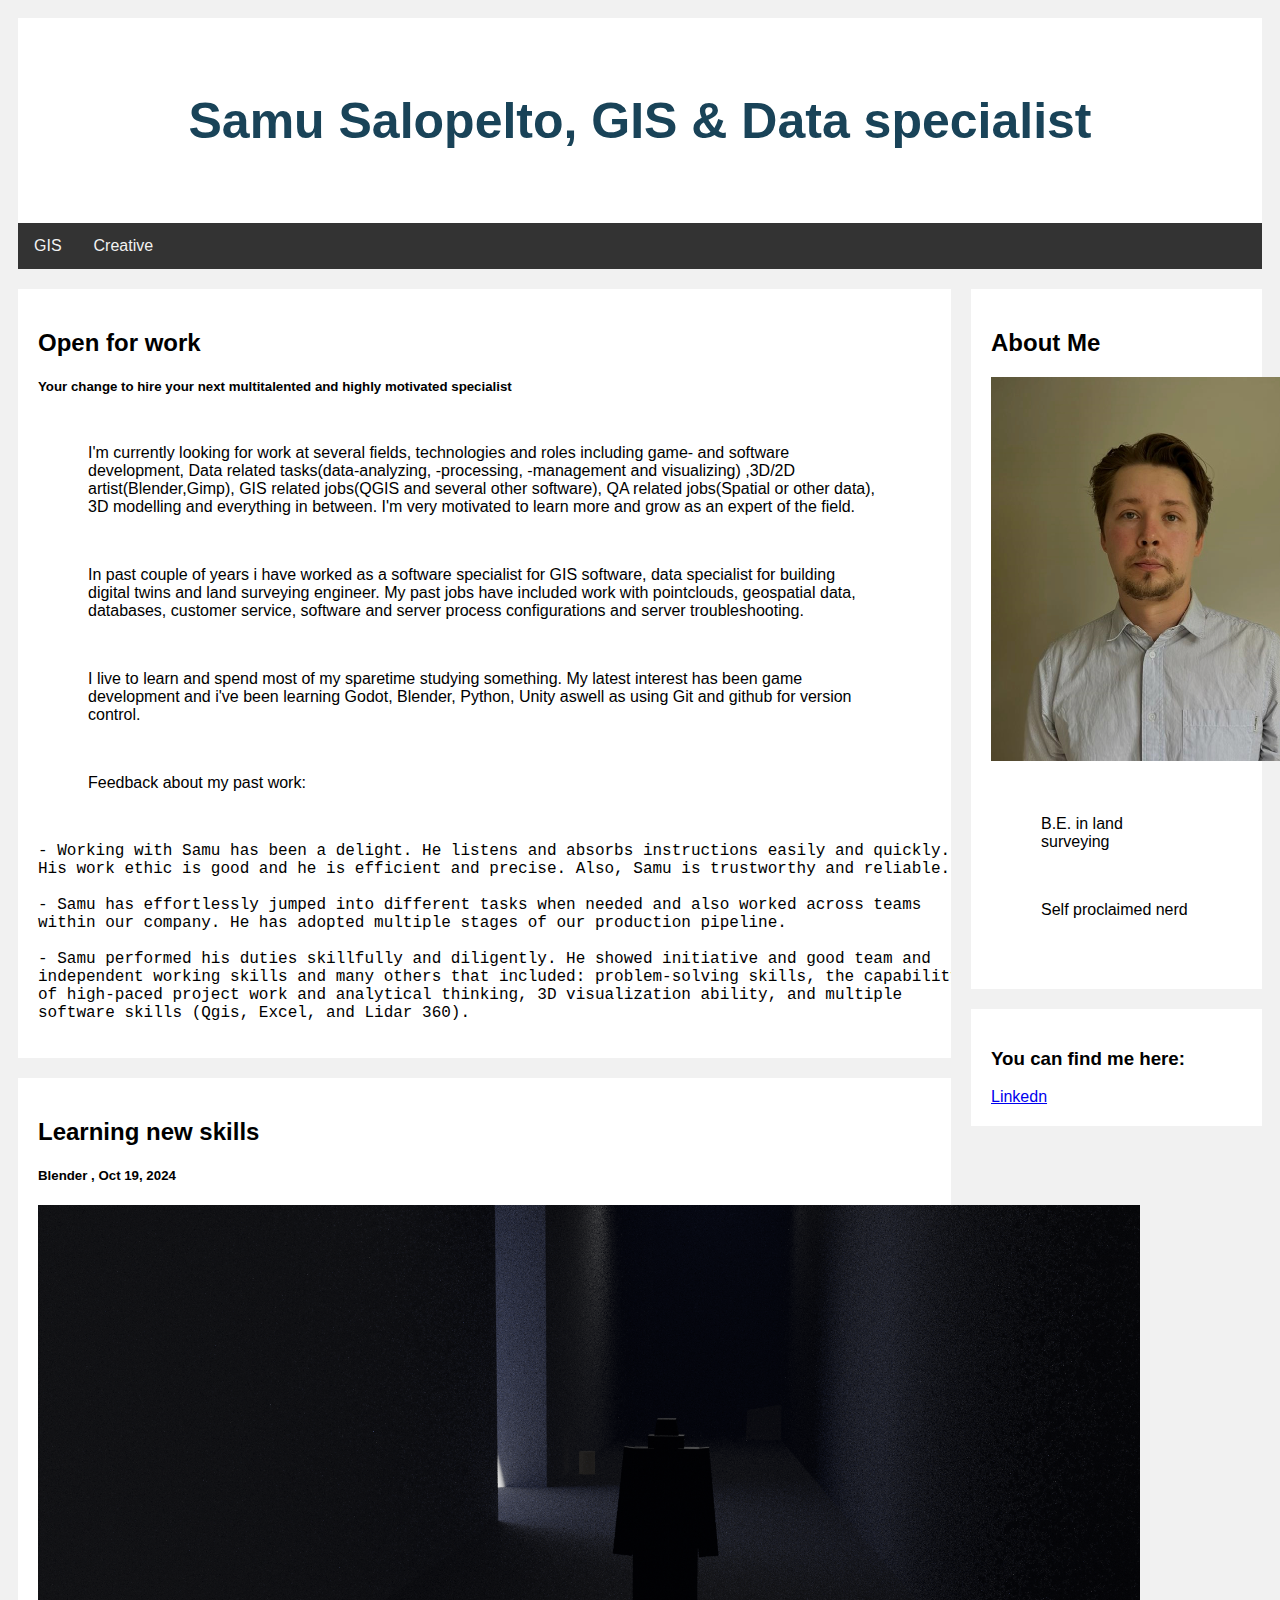
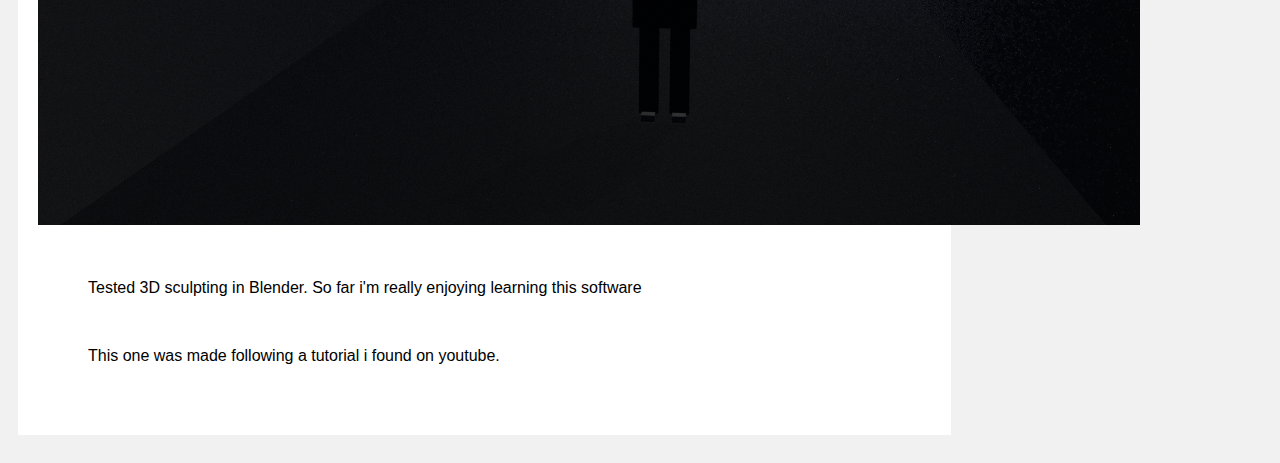
<file: index.html>
<!DOCTYPE html>
<html lang="en">
<html>
<head>
<link rel="stylesheet" href="styles.css">
<title>Samu's homepage</title>
<style>
* {
  box-sizing: border-box;
}

body {
  font-family: Arial;
  padding: 10px;
  background: #f1f1f1;
}

/* Header/Blog Title */
.header {
  padding: 30px;
  text-align: center;
  background: white;
}

.header h1 {
  font-size: 50px;
}

/* Style the top navigation bar */
.topnav {
  overflow: hidden;
  background-color: #333;
}

/* Style the topnav links */
.topnav a {
  float: left;
  display: block;
  color: #f2f2f2;
  text-align: center;
  padding: 14px 16px;
  text-decoration: none;
}

/* Change color on hover */
.topnav a:hover {
  background-color: #ddd;
  color: black;
}

/* Create two unequal columns that floats next to each other */
/* Left column */
.leftcolumn {   
  float: left;
  width: 75%;
}

/* Right column */
.rightcolumn {
  float: left;
  width: 25%;
  background-color: #f1f1f1;
  padding-left: 20px;
}

/* Fake image */
.fakeimg {
  background-color: #aaa;
  width: 100%;
  padding: 20px;
}

/* Add a card effect for articles */
.card {
  background-color: white;
  padding: 20px;
  margin-top: 20px;
}

/* Clear floats after the columns */
.row::after {
  content: "";
  display: table;
  clear: both;
}

/* Footer */
.footer {
  padding: 20px;
  text-align: center;
  background: #ddd;
  margin-top: 20px;
}

/* Responsive layout - when the screen is less than 800px wide, make the two columns stack on top of each other instead of next to each other */
@media screen and (max-width: 800px) {
  .leftcolumn, .rightcolumn {   
    width: 100%;
    padding: 0;
  }
}

/* Responsive layout - when the screen is less than 400px wide, make the navigation links stack on top of each other instead of next to each other */
@media screen and (max-width: 400px) {
  .topnav a {
    float: none;
    width: 100%;
  }
}
</style>
</head>
<body>
<div class="header">
  <h1>Samu Salopelto, GIS & Data specialist</h1>
</div>

<div class="topnav">
<!--  <a href="/pages/html.html">HTML</a>  </!-->
<!--  <a href="/pages/js.html">JS</a> </!-->
  <a href="/pages/gis.html">GIS</a>
  <a href="/pages/creative.html">Creative</a>
<!--  <a href="/pages/links.html" style="float:right">Links</a>    </!-->
</div>

<div class="row">
  <div class="leftcolumn">
    <div class="card">
      <h2>Open for work</h2>
      <h5>Your change to hire your next multitalented and highly motivated specialist</h5>
      <p>I'm currently looking for work at several fields, technologies and roles including game- and software development, Data related tasks(data-analyzing, -processing, -management and visualizing)
	  ,3D/2D artist(Blender,Gimp), GIS related jobs(QGIS and several other software), 
	  QA related jobs(Spatial or other data), 3D modelling and everything in between.
	  I'm very motivated to learn more and grow as an expert of the field.</p>
      <p>In past couple of years i have worked as a software specialist for GIS software, data specialist for building digital twins and land surveying engineer. My past jobs have included work with pointclouds,
	  geospatial data, databases, customer service, software and server process configurations and server troubleshooting.</p>
	  <p>I live to learn and spend most of my sparetime studying something. 
	  My latest interest has been game development and i've been learning Godot, Blender, Python, Unity aswell as using Git and github for version control.</p>
	  <p>Feedback about my past work:</p>
	  	  <pre style="font-size:16px;">- Working with Samu has been a delight. He listens and absorbs instructions easily and quickly. 
His work ethic is good and he is efficient and precise. Also, Samu is trustworthy and reliable. 

- Samu has effortlessly jumped into different tasks when needed and also worked across teams 
within our company. He has adopted multiple stages of our production pipeline.

- Samu performed his duties skillfully and diligently. He showed initiative and good team and 
independent working skills and many others that included: problem-solving skills, the capability 
of high-paced project work and analytical thinking, 3D visualization ability, and multiple 
software skills (Qgis, Excel, and Lidar 360).</pre>
    </div>

    <div class="card">
      <h2>Learning new skills</h2>
      <h5>Blender , Oct 19, 2024</h5>
      <img src="/images/blender2.jpg" style="height:620px;">
      <p>Tested 3D sculpting in Blender. So far i'm really enjoying learning this software</p>
      <p>This one was made following a tutorial i found on youtube.</p>
    </div>
  </div>
  <div class="rightcolumn">
     <div class="card">
      <h2>About Me</h2>
	  <img src="/images/cv.jpg" alt="My picture" style="height:384px;width:341px"> 
      <p>B.E. in land surveying</p>
	  <p>Self proclaimed nerd</p> 
    </div>
<!--    <div class="card">
      <h3>Popular Post</h3>
      <div class="fakeimg"><p>Image</p></div>
    </div>
</!-->	
    <div class="card">
      <h3>You can find me here:</h3>
      <a href="https://www.linkedin.com/in/ssalopelto/">Linkedn</a>
    </div>
  </div>
</div>
<!--
<div class="footer">
<!--  <h2>Footer</h2>
</!-->
</div>
</!-->
</body>
</html>
</html>
</file>
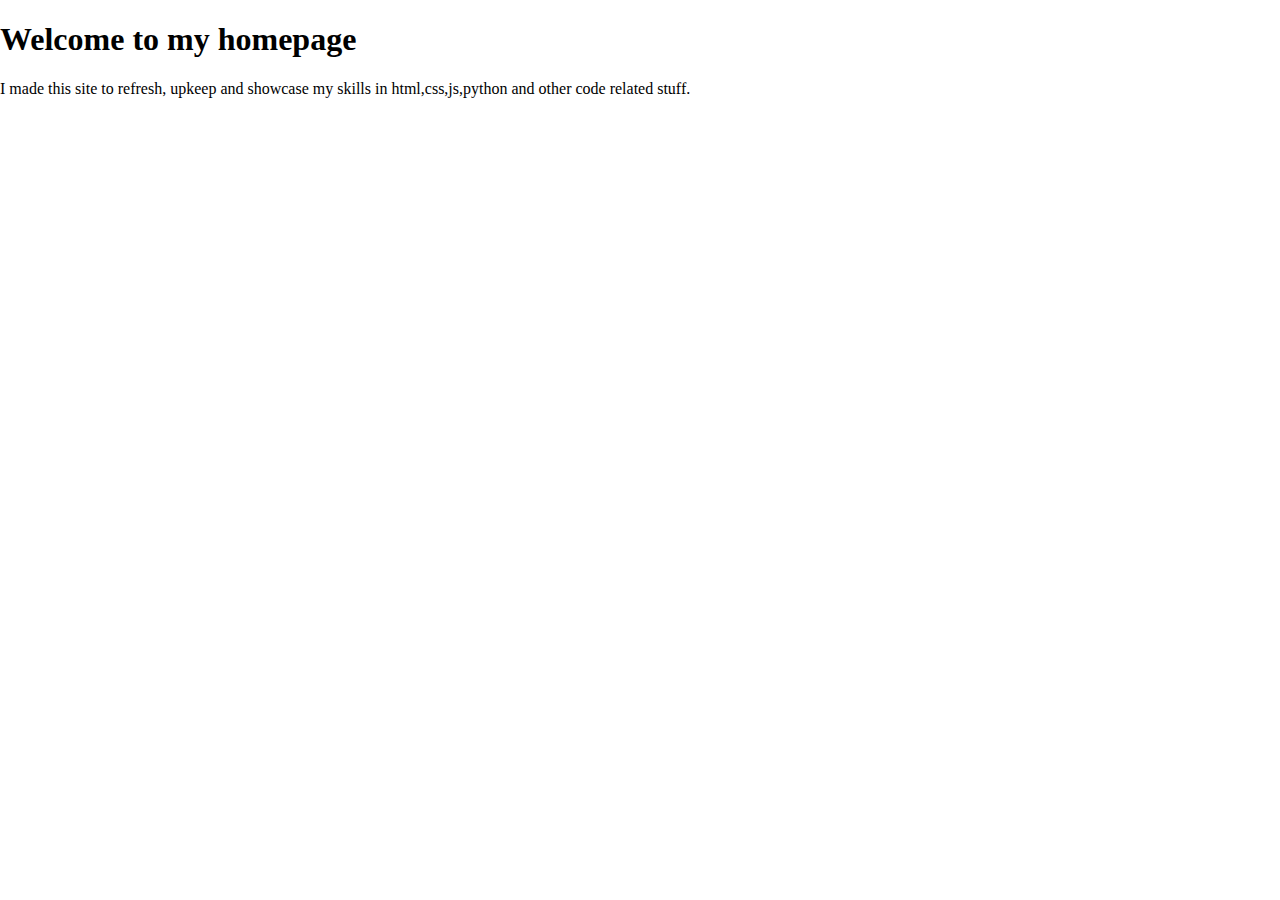
<file: index_2.html>
<!DOCTYPE html>
<html lang="en">
<head>
<link rel="stylesheet" href="styles2.css">
<title>Samu's homepage</title>
<meta charset="utf-8">
<meta name="viewport" content="width=device-width, initial-scale=1">
</head>
<body>
<h1>Welcome to my homepage</h1>
<p>I made this site to refresh, upkeep and showcase my skills in html,css,js,python and other code related stuff.</pr>
<Br>
</body>
</html>
</file>
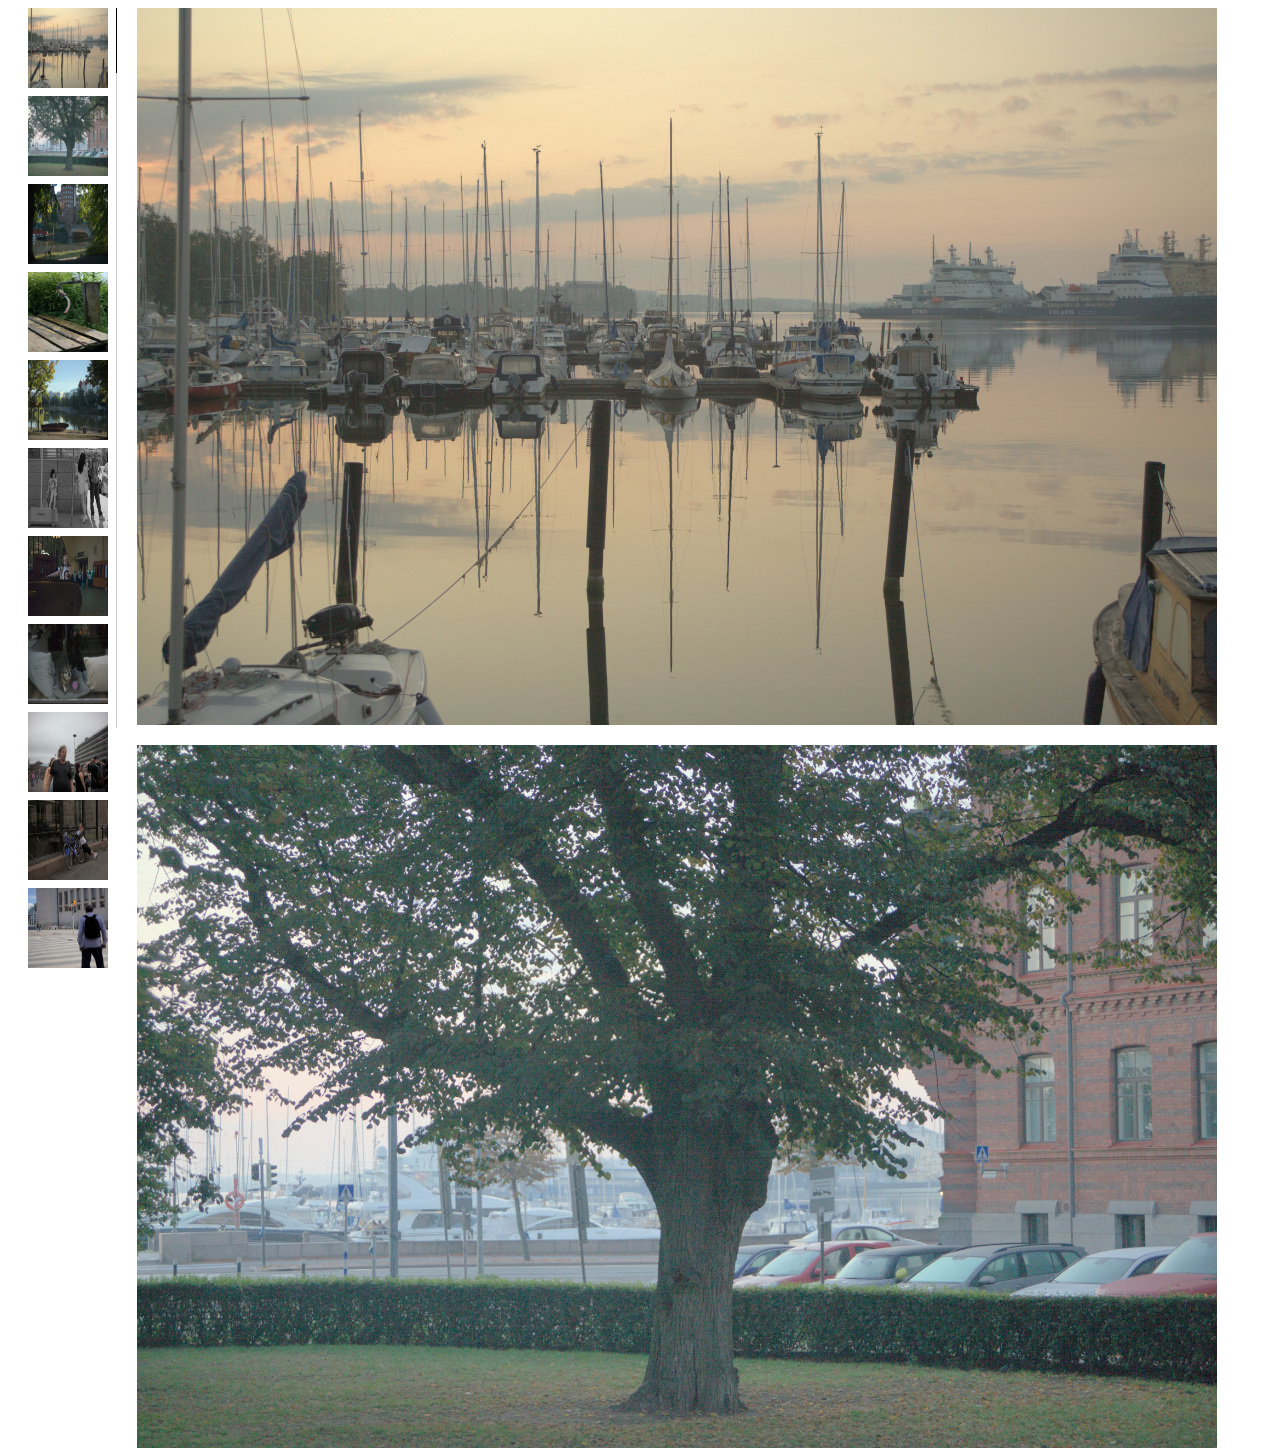
<file: pages/creative.html>
<!DOCTYPE html>
<html lang="en">
<head>
<title>Creative stuff</title>
<link rel="stylesheet" href="/pages/CSS/slideshow.css">
</head>
<body>
<div class="gallery-container">
  <div class="thumbnails"></div>
  <div class="scrollbar">
    <div class="thumb"></div>
  </div>
  <div class="slides">
    <div><img src="/images/1.jpg"></div>
	<div><img src="/images/2.jpg"></div>
	<div><img src="/images/3.jpg"></div>
	<div><img src="/images/4.jpg"></div>
    <div><img src="/images/5.jpg"></div>
	<div><img src="/images/6.jpg"></div>
	<div><img src="/images/7.jpg"></div>
	<div><img src="/images/8.jpg"></div>
	<div><img src="/images/9.jpg"></div>
	<div><img src="/images/10.jpg"></div>
	<div><img src="/images/11.jpg"></div>
	</div>
</div>
<script>
const slideGallery = document.querySelector('.slides');
const slides = slideGallery.querySelectorAll('div');
const scrollbarThumb = document.querySelector('.thumb');
const slideCount = slides.length;
const slideHeight = 720;
const marginTop = 16;

const scrollThumb = () => {
  const index = Math.floor(slideGallery.scrollTop / slideHeight);
  scrollbarThumb.style.height = `${((index + 1) / slideCount) * slideHeight}px`;
};

const scrollToElement = el => {
  const index = parseInt(el.dataset.id, 10);
  slideGallery.scrollTo(0, index * slideHeight + marginTop);
};

document.querySelector('.thumbnails').innerHTML += [...slides]
  .map(
    (slide, i) => `<img src="${slide.querySelector('img').src}" data-id="${i}">`
  )
  .join('');

document.querySelectorAll('.thumbnails img').forEach(el => {
  el.addEventListener('click', () => scrollToElement(el));
});

slideGallery.addEventListener('scroll', e => scrollThumb());

scrollThumb();
</script>
</body>
</html>
</file>
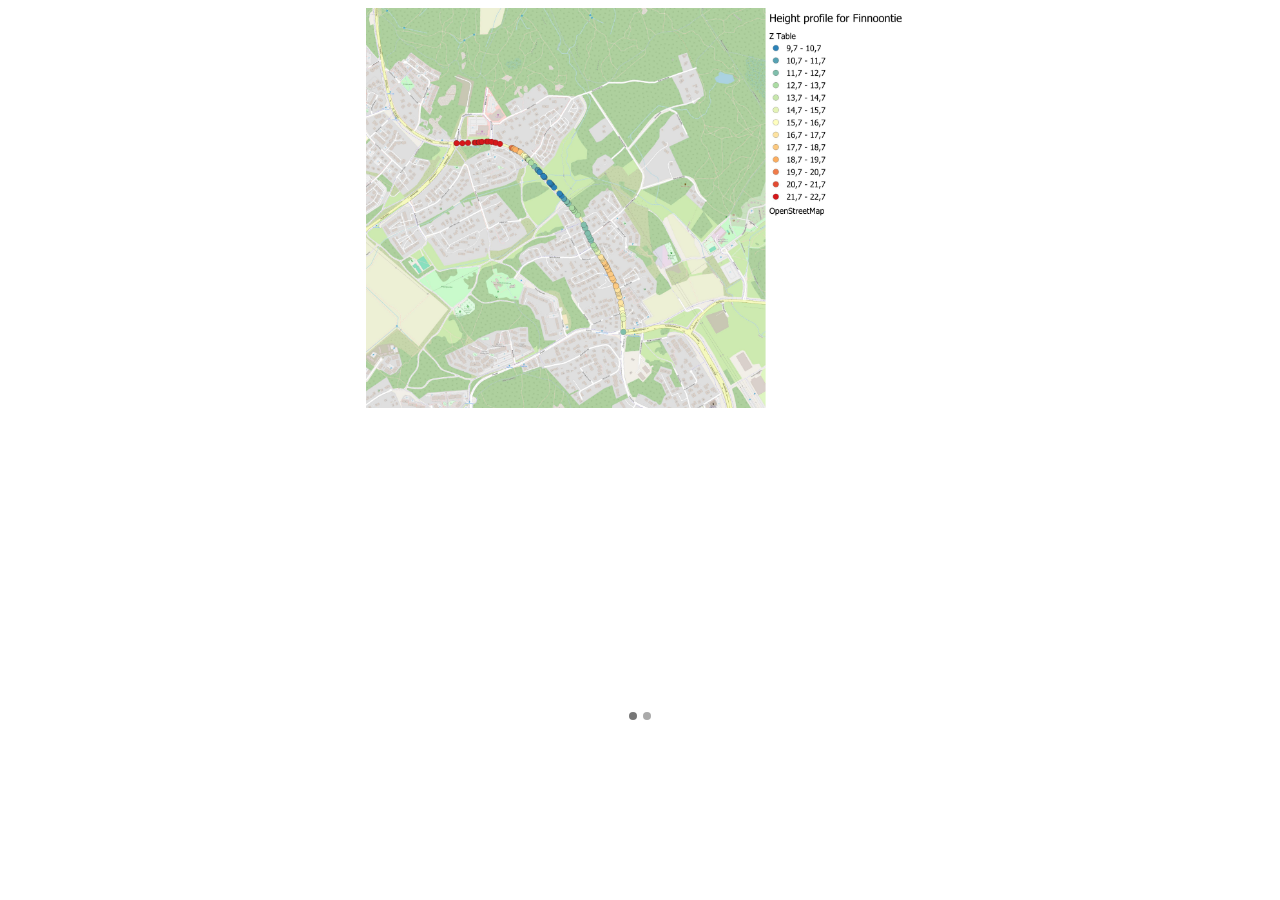
<file: pages/gis.html>
<!DOCTYPE html>
<html lang="en">
<head>
<title>Other stuff</title>
<link rel="stylesheet" href="/pages/CSS/slideshow_h.css">
</head>
<body>
<div class="gallery-container">
  <div class="thumbnails"></div>
  <div class="slides">
	<div><img src="/images/z_profile.jpg"></div>
	<div><img src="/images/tokoi.jpg"></div>
  </div>
</div>
<script>
const slideGallery = document.querySelector('.slides');
const slides = slideGallery.querySelectorAll('div');
const thumbnailContainer = document.querySelector('.thumbnails');
const slideCount = slides.length;
const slideWidth = 540;

const highlightThumbnail = () => {
  thumbnailContainer
    .querySelectorAll('div.highlighted')
    .forEach(el => el.classList.remove('highlighted'));
  const index = Math.floor(slideGallery.scrollLeft / slideWidth);
  thumbnailContainer
    .querySelector(`div[data-id="${index}"]`)
    .classList.add('highlighted');
};

const scrollToElement = el => {
  const index = parseInt(el.dataset.id, 10);
  slideGallery.scrollTo(index * slideWidth, 0);
};

thumbnailContainer.innerHTML += [...slides]
  .map((slide, i) => `<div data-id="${i}"></div>`)
  .join('');

thumbnailContainer.querySelectorAll('div').forEach(el => {
  el.addEventListener('click', () => scrollToElement(el));
});

slideGallery.addEventListener('scroll', e => highlightThumbnail());

highlightThumbnail();
</script>
</body>
</html>
</file>
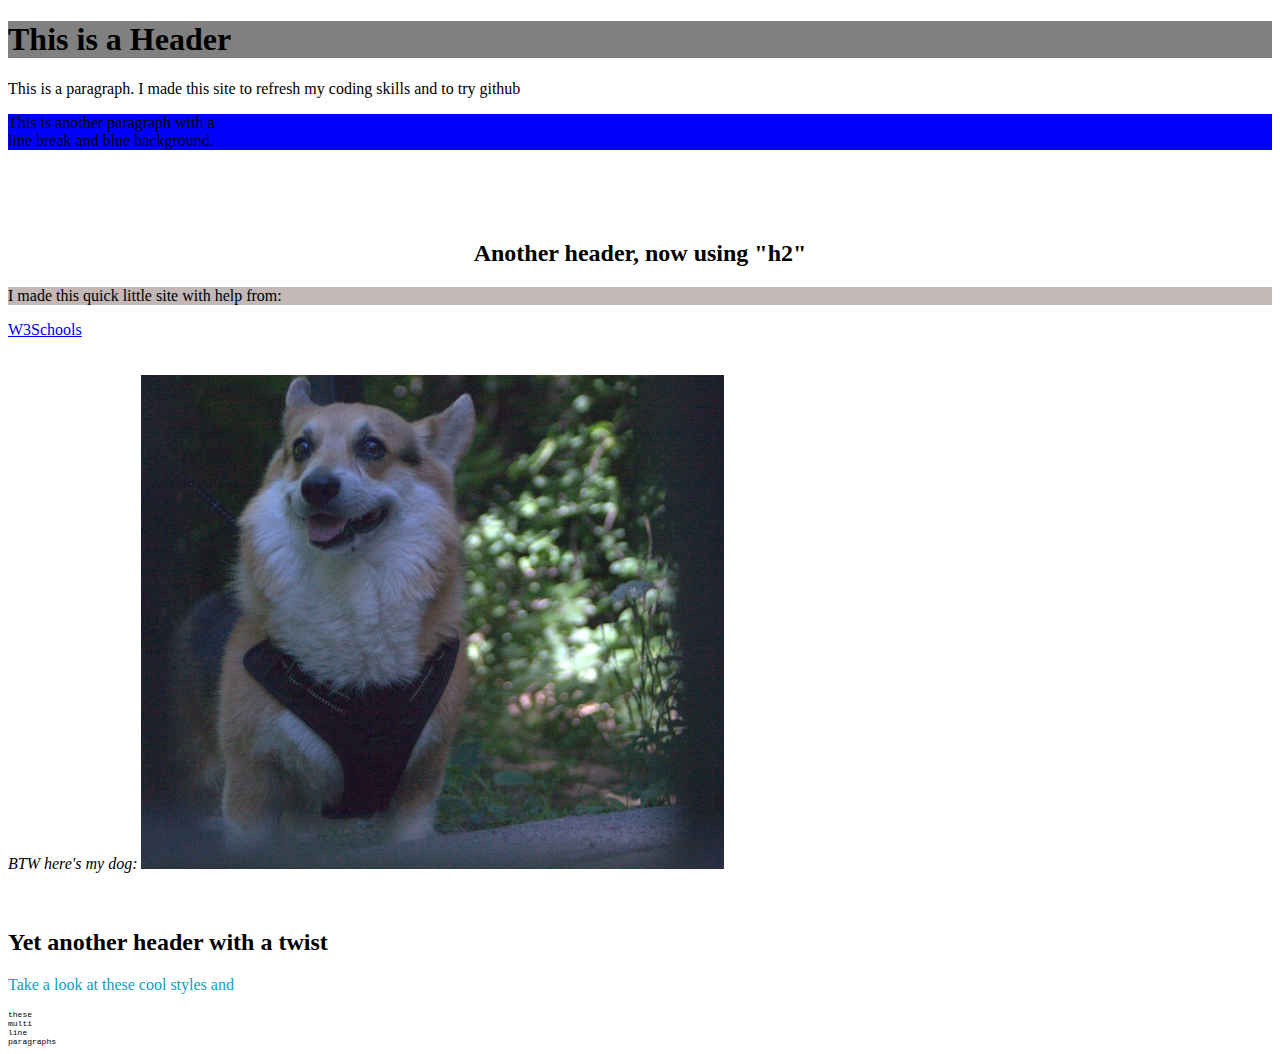
<file: pages/html.html>
<!DOCTYPE html>
<html lang="en">
<head>
<title>Slimeforces homepage</title>
</head>
<body>
<!-- Great place to test comment -->
<h1 style="background-color:gray;">This is a Header</h1>
<p title="Whoa he can also code titles">This is a paragraph. I made this site to refresh my coding skills and to try github</p>
<p style="background-color:blue;">This is another paragraph with a <br>line break and blue background.
<!-- and unnecessary comment --></p>
<br>
<br>
<br>
<h2 style="text-align:center;">Another header, now using "h2"</h2>
<p title style="background-color:hsl(9,10%,74%);"="I wrote this with Notepad++">I made this quick little site with help from:</p>
<a href="https://www.w3schools.com">W3Schools</a>
<br>
<br>
<br>
<i>BTW here's my dog:</i>
<img src="/images/v_small.jpg" alt="Corgi with a smile"> 
<br>
<br>
<br>
<h2 style="font-family:verdana;">Yet another header with a twist</h2>
<p style="color:rgb(10,160,190);">Take a look at these cool styles and </p>
<pre style="font-size:8px;">these 
multi 
line
paragraphs</pre>
</body>
</html>
</file>
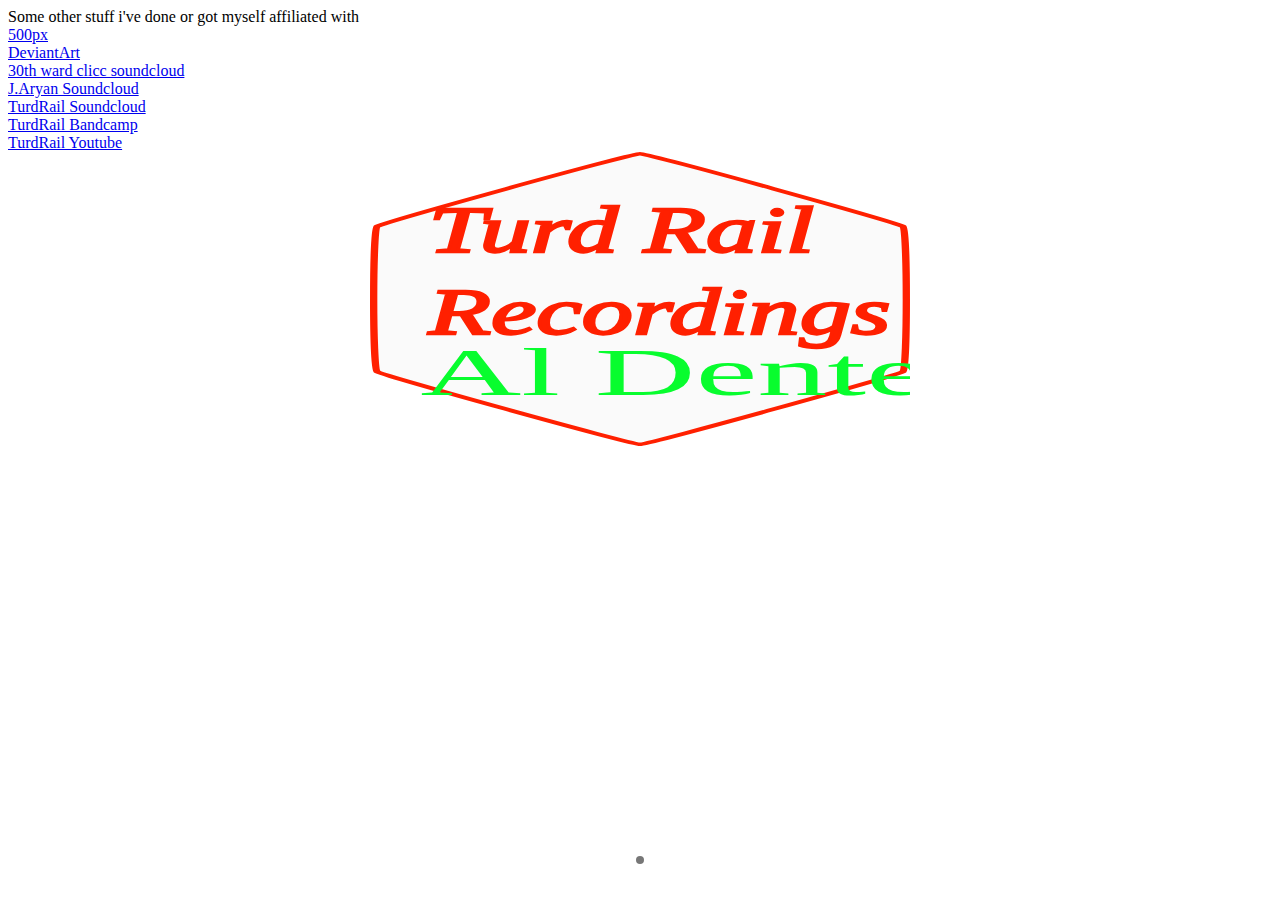
<file: pages/links.html>
<!DOCTYPE html>
<html lang="en">
<head>
<title>Other stuff</title>
<link rel="stylesheet" href="/pages/CSS/slideshow_h.css">
</head>
<body>
<h1">Some other stuff i've done or got myself affiliated with</h1>
<br>
<a href="https://500px.com/p/ssalopelto">500px</a><br>
<a href="https://www.deviantart.com/limavoimat">DeviantArt</a><br>
<a href="https://soundcloud.com/user-416768315">30th ward clicc soundcloud</a><br>
<a href="https://soundcloud.com/feltbayarea">J.Aryan Soundcloud</a><br>
<a href="https://soundcloud.com/turdrail">TurdRail Soundcloud</a><br>
<a href="https://turdrailmusic.bandcamp.com/">TurdRail Bandcamp</a><br>
<a href="https://www.youtube.com/@turdrailmusicc7498">TurdRail Youtube</a>
<div class="gallery-container">
  <div class="thumbnails"></div>
  <div class="slides">
	<div><img src="/images/Turdrail_aldente_2_plain.svg"></div>
  </div>
</div>
<script>
const slideGallery = document.querySelector('.slides');
const slides = slideGallery.querySelectorAll('div');
const thumbnailContainer = document.querySelector('.thumbnails');
const slideCount = slides.length;
const slideWidth = 540;

const highlightThumbnail = () => {
  thumbnailContainer
    .querySelectorAll('div.highlighted')
    .forEach(el => el.classList.remove('highlighted'));
  const index = Math.floor(slideGallery.scrollLeft / slideWidth);
  thumbnailContainer
    .querySelector(`div[data-id="${index}"]`)
    .classList.add('highlighted');
};

const scrollToElement = el => {
  const index = parseInt(el.dataset.id, 10);
  slideGallery.scrollTo(index * slideWidth, 0);
};

thumbnailContainer.innerHTML += [...slides]
  .map((slide, i) => `<div data-id="${i}"></div>`)
  .join('');

thumbnailContainer.querySelectorAll('div').forEach(el => {
  el.addEventListener('click', () => scrollToElement(el));
});

slideGallery.addEventListener('scroll', e => highlightThumbnail());

highlightThumbnail();
<!-- document.write('<p>Hyvää huomenta, käyttäjä!</p>'); </!-->
</script>
</body>
</html>
</file>
<file: styles.css>
body {
  background-color: rgb(240, 240, 240);
}
h1 {
  color: rgb(25, 67, 88);
  border: 2px;
  padding: 10px;
}
p {
  color: black;
  margin: 50px;
}
</file>
<file: styles2.css>
* {
  box-sizing: border-box;
}

body {
  margin: 0;
}

/* Style the header */
.header {
  background-color: #f1f1f1;
  padding: 20px;
  text-align: center;
}

/* Style the top navigation bar */
.topnav {
  overflow: hidden;
  background-color: #333;
}

/* Style the topnav links */
.topnav a {
  float: left;
  display: block;
  color: #f2f2f2;
  text-align: center;
  padding: 14px 16px;
  text-decoration: none;
}

/* Change color on hover */
.topnav a:hover {
  background-color: #ddd;
  color: black;
}
</file>
<file: pages/CSS/slideshow.css>
.gallery-container {
  display: flex;
  justify-content: center;
}

.thumbnails {
  display: flex;
  flex-direction: column;
  gap: 8px;
}

.thumbnails img {
  width: 80px;
  height: 80px;
  cursor: pointer;
}

.scrollbar {
  width: 1px;
  height: 720px;
  background: #ccc;
  display: block;
  margin: 0 0 0 8px;
}

.thumb {
  width: 1px;
  position: absolute;
  height: 0;
  background: #000;
}

.slides {
  margin: 0 16px;
  display: grid;
  grid-auto-flow: row;
  gap: 1rem;
  width: calc(1080px + 1rem);
  padding: 0 0.25rem;
  height: 1440px;
  overflow-y: auto;
  overscroll-behavior-y: contain;
  scroll-snap-type: y mandatory;
  scrollbar-width: none;
}

.slides > div {
  scroll-snap-align: start;
}

.slides img {
  width: 1080px;
  object-fit: contain;
}

.slides::-webkit-scrollbar {
  display: none;
}
</file>
<file: pages/CSS/slideshow_h.css>
.gallery-container {
  position: relative;
  display: flex;
  justify-content: center;
}

.thumbnails {
  position: absolute;
  bottom: 8px;
  display: flex;
  flex-direction: row;
  gap: 6px;
}

.thumbnails div {
  width: 8px;
  height: 8px;
  cursor: pointer;
  background: #aaa;
  border-radius: 100%;
}

.thumbnails div.highlighted {
  background-color: #777;
}

.slides {
  margin: 0 16px;
  display: grid;
  grid-auto-flow: column;
  gap: 1rem;
  width: 540px;
  padding: 0 0.25rem;
  height: 720px;
  overflow-y: auto;
  overscroll-behavior-x: contain;
  scroll-snap-type: x mandatory;
  scrollbar-width: none;
}

.slides > div {
  scroll-snap-align: start;
}

.slides img {
  width: 540px;
  object-fit: contain;
}

.slides::-webkit-scrollbar {
  display: none;
}
</file>
